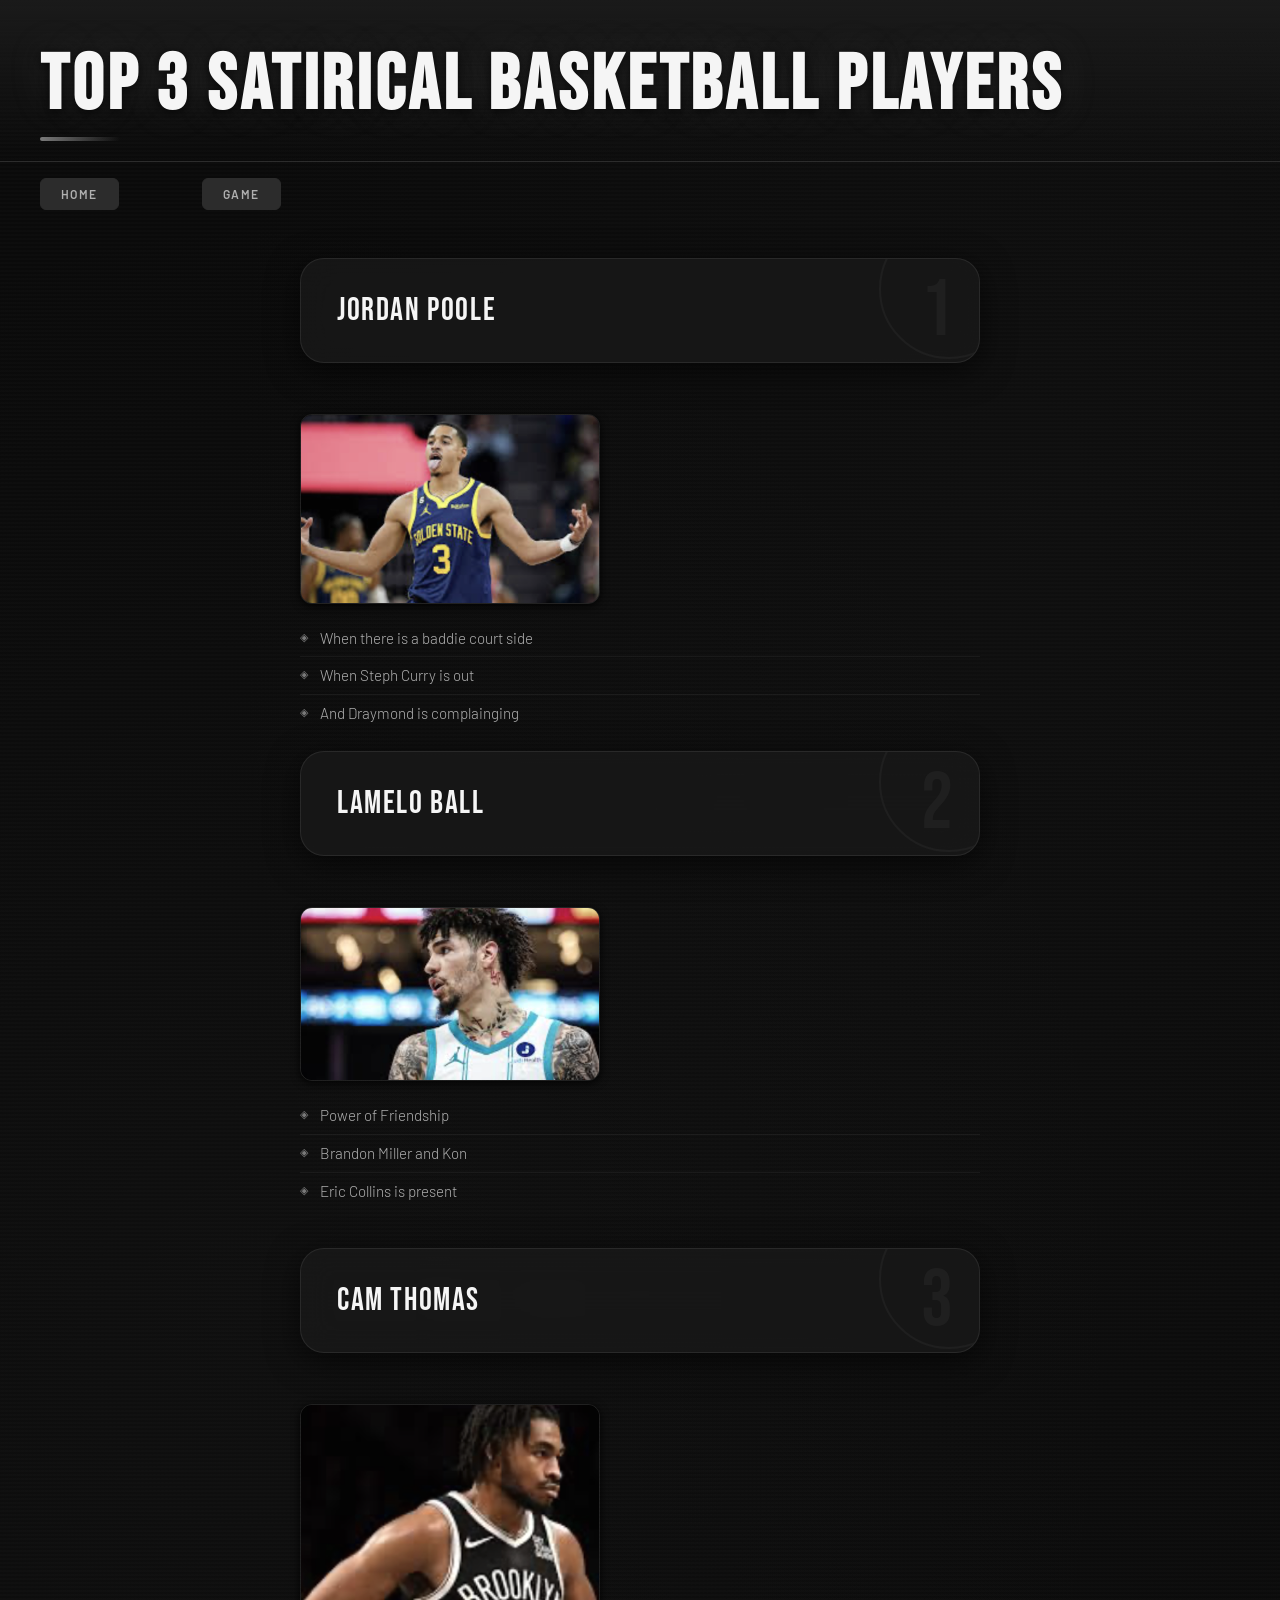
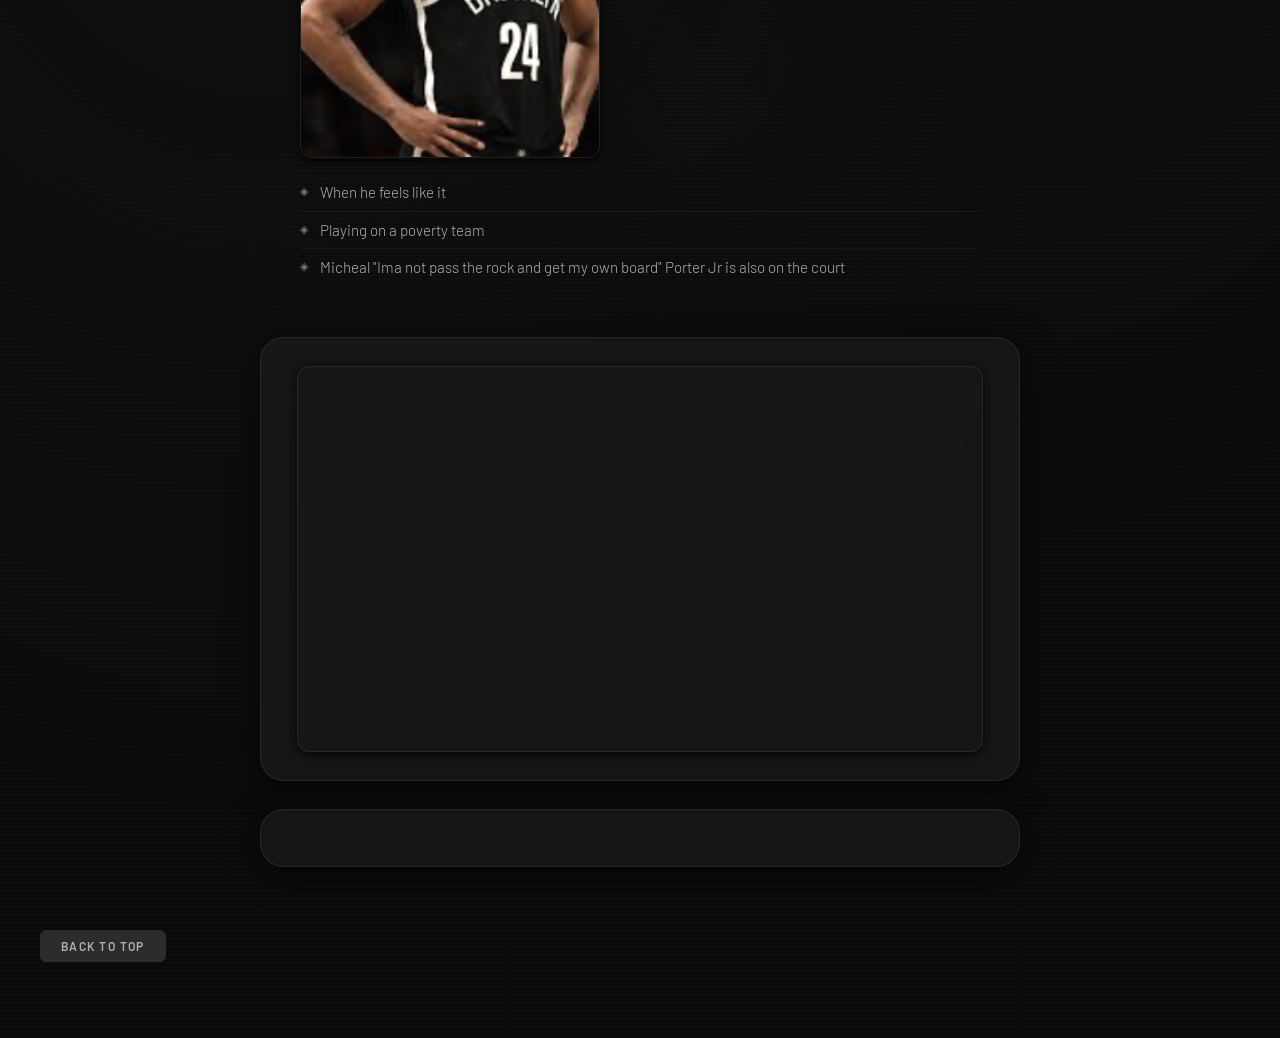
<file: startbootstrap-clean-blog-gh-pages/basketball.html>
<!DOCTYPE html>
<html lang="en">
<head>
    <meta charset="UTF-8">
    <meta name="viewport" content="width=device-width, initial-scale=1.0">
    <title>From Scratch</title>
    <link href="css/mystyles.css" rel="stylesheet" />
</head>
<body>
    <h1 id="top">Top 3 Satirical Basketball Players </h1>
    <a href="index.html">Home</a> <a href="game.html">Game</a>
    <ol>
        <li>Jordan Poole</li>
        <br>
        <img src="assets/img/JordanPoole.png" alt="Jordan Poole" width="300">
        <ul>
            <li>When there is a baddie court side</li>
            <li>When Steph Curry is out</li>
            <li>And Draymond is complainging</li>
        </ul>
        <br>
        <li>Lamelo Ball</li>
        <br>
        <img src="assets/img/Lamelo.png" alt="Lamelo Ball" width="300">
        <ul>
            <li>Power of Friendship</li>
            <li>Brandon Miller and Kon</li>
            <li>Eric Collins is present</li>
        </ul>
        <br>
        <br>
        <li>Cam Thomas</li>
        <br>
        <img src="assets/img/CamThomas.png" alt="Cam Thomas" width="300">
        <ul>
            <li>When he feels like it</li>
            <li>Playing on a poverty team</li>
            <li>Micheal "Ima not pass the rock and get my own board" Porter Jr is also on the court</li>
        </ul>
        <br>
    </ol>
    
    <div>
        <iframe width="560" height="315" src="https://www.youtube.com/embed/Uq2EZgydQ-o" title="YouTube video player" frameborder="0" allow="accelerometer; autoplay; clipboard-write; encrypted-media; gyroscope; picture-in-picture" allowfullscreen></iframe>
    </div>
<div>
    <div class='tableauPlaceholder' id='viz1776714757823' style='position: relative'><noscript><a href='#'><img alt='Pace of Play ' src='https:&#47;&#47;public.tableau.com&#47;static&#47;images&#47;Co&#47;CollegeBasektballFilters&#47;PaceofPlay&#47;1_rss.png' style='border: none' /></a></noscript><object class='tableauViz'  style='display:none;'><param name='host_url' value='https%3A%2F%2Fpublic.tableau.com%2F' /> <param name='embed_code_version' value='3' /> <param name='site_root' value='' /><param name='name' value='CollegeBasektballFilters&#47;PaceofPlay' /><param name='tabs' value='no' /><param name='toolbar' value='yes' /><param name='static_image' value='https:&#47;&#47;public.tableau.com&#47;static&#47;images&#47;Co&#47;CollegeBasektballFilters&#47;PaceofPlay&#47;1.png' /> <param name='animate_transition' value='yes' /><param name='display_static_image' value='yes' /><param name='display_spinner' value='yes' /><param name='display_overlay' value='yes' /><param name='display_count' value='yes' /><param name='language' value='en-US' /></object></div>                <script type='text/javascript'>                    var divElement = document.getElementById('viz1776714757823');                    var vizElement = divElement.getElementsByTagName('object')[0];                    vizElement.style.width='100%';vizElement.style.height=(divElement.offsetWidth*0.75)+'px';                    var scriptElement = document.createElement('script');                    scriptElement.src = 'https://public.tableau.com/javascripts/api/viz_v1.js';                    vizElement.parentNode.insertBefore(scriptElement, vizElement);                </script>
</div>
<br>
<a href="#top">Back to Top</a>
</body>
</html>
</file>
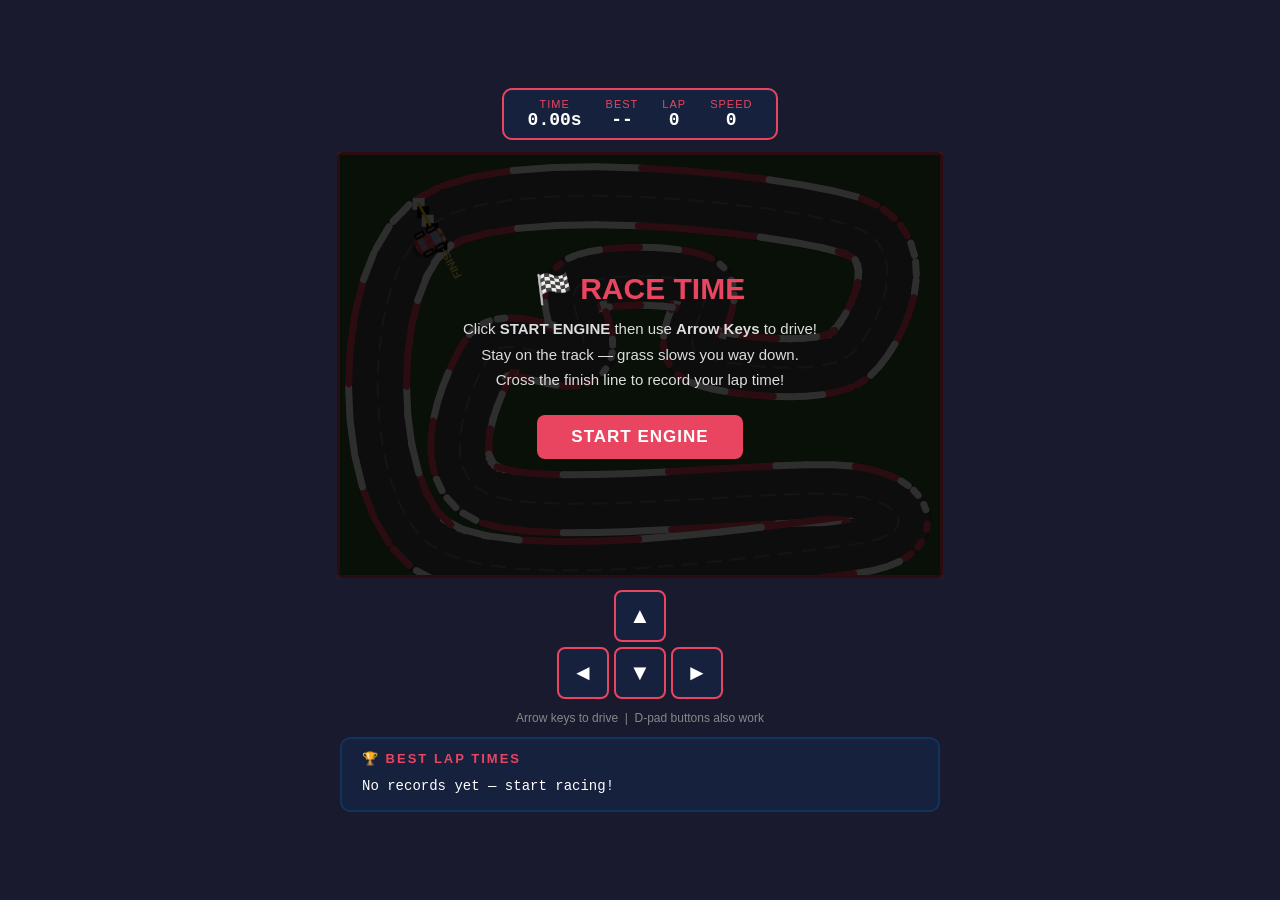
<file: startbootstrap-clean-blog-gh-pages/game.html>
<!DOCTYPE html>
<html lang="en">
<head>
<meta charset="UTF-8">
<meta name="viewport" content="width=device-width, initial-scale=1.0">
<title>Racing Game</title>
<style>
  * { margin: 0; padding: 0; box-sizing: border-box; }
  body {
    background: #1a1a2e;
    font-family: Arial, sans-serif;
    display: flex;
    flex-direction: column;
    align-items: center;
    justify-content: center;
    min-height: 100vh;
    user-select: none;
  }
  #wrap {
    display: flex;
    flex-direction: column;
    align-items: center;
    gap: 12px;
    padding: 16px;
  }
  #hud {
    display: flex;
    gap: 24px;
    background: #16213e;
    border: 2px solid #e94560;
    border-radius: 10px;
    padding: 8px 24px;
  }
  .hudItem { text-align: center; }
  .hudItem label {
    display: block;
    font-size: 11px;
    color: #e94560;
    text-transform: uppercase;
    letter-spacing: 1px;
  }
  .hudItem span {
    font-size: 18px;
    font-weight: 700;
    color: #fff;
    font-family: 'Courier New', monospace;
  }
  #gameArea { position: relative; cursor: pointer; }
  canvas {
    display: block;
    border: 3px solid #e94560;
    border-radius: 4px;
    outline: none;
  }
  #overlay {
    position: absolute;
    inset: 0;
    display: flex;
    flex-direction: column;
    align-items: center;
    justify-content: center;
    background: rgba(0, 0, 0, 0.82);
    border-radius: 4px;
    z-index: 10;
  }
  #overlay h2 {
    color: #e94560;
    font-size: 30px;
    margin-bottom: 10px;
  }
  #overlay p {
    color: #ddd;
    font-size: 15px;
    text-align: center;
    line-height: 1.7;
    margin-bottom: 22px;
  }
  #startBtn {
    background: #e94560;
    color: #fff;
    border: none;
    border-radius: 8px;
    padding: 12px 34px;
    font-size: 17px;
    font-weight: 700;
    cursor: pointer;
    letter-spacing: 1px;
  }
  #startBtn:hover { background: #c73652; }
  #focusBanner {
    display: none;
    background: #e94560;
    color: #fff;
    font-size: 13px;
    font-weight: 700;
    text-align: center;
    padding: 5px;
    border-radius: 6px;
    width: 100%;
    max-width: 600px;
  }
  #dpad {
    display: grid;
    grid-template-columns: repeat(3, 52px);
    grid-template-rows: repeat(2, 52px);
    gap: 5px;
  }
  #dpad button {
    width: 52px;
    height: 52px;
    background: #16213e;
    border: 2px solid #e94560;
    border-radius: 8px;
    color: #fff;
    font-size: 22px;
    cursor: pointer;
    display: flex;
    align-items: center;
    justify-content: center;
    touch-action: none;
    -webkit-tap-highlight-color: transparent;
  }
  #dpad button:active { background: #e94560; }
  #records {
    background: #16213e;
    border: 2px solid #0f3460;
    border-radius: 10px;
    padding: 12px 20px;
    width: 100%;
    max-width: 600px;
  }
  #records h3 {
    color: #e94560;
    font-size: 13px;
    text-transform: uppercase;
    letter-spacing: 2px;
    margin-bottom: 8px;
  }
  #recordList { list-style: none; }
  #recordList li {
    color: #fff;
    font-size: 14px;
    font-family: 'Courier New', monospace;
    padding: 4px 0;
    border-bottom: 1px solid #0f3460;
    display: flex;
    justify-content: space-between;
  }
  #recordList li:last-child { border-bottom: none; }
  #controls-hint {
    color: #888;
    font-size: 12px;
    text-align: center;
  }
</style>
</head>
<body>

<div id="wrap">
  <div id="hud">
    <div class="hudItem"><label>Time</label><span id="timerDisplay">0.00s</span></div>
    <div class="hudItem"><label>Best</label><span id="bestDisplay">--</span></div>
    <div class="hudItem"><label>Lap</label><span id="lapDisplay">0</span></div>
    <div class="hudItem"><label>Speed</label><span id="speedDisplay">0</span></div>
  </div>

  <div id="focusBanner">⚠ Click the track to refocus, then use arrow keys!</div>

  <div id="gameArea">
    <canvas id="canvas" width="600" height="420" tabindex="0"></canvas>
    <div id="overlay">
      <h2>🏁 RACE TIME</h2>
      <p>
        Click <strong>START ENGINE</strong> then use <strong>Arrow Keys</strong> to drive!<br>
        Stay on the track — grass slows you way down.<br>
        Cross the finish line to record your lap time!
      </p>
      <button id="startBtn">START ENGINE</button>
    </div>
  </div>

  <!-- D-Pad for mouse/touch players -->
  <div id="dpad">
    <div></div>
    <button id="btn-up">▲</button>
    <div></div>
    <button id="btn-left">◄</button>
    <button id="btn-down">▼</button>
    <button id="btn-right">►</button>
  </div>

  <p id="controls-hint">Arrow keys to drive &nbsp;|&nbsp; D-pad buttons also work</p>

  <div id="records">
    <h3>🏆 Best Lap Times</h3>
    <ul id="recordList">
      <li><span>No records yet — start racing!</span><span></span></li>
    </ul>
  </div>
</div>

<script>
  const canvas = document.getElementById('canvas');
  const ctx = canvas.getContext('2d');
  const W = canvas.width, H = canvas.height;

  // ─── Track Control Points ───────────────────────────────────────────────────
  const trackPts = [
    { x: 90,  y: 70  },
    { x: 510, y: 70  },
    { x: 510, y: 200 },
    { x: 360, y: 200 },
    { x: 360, y: 130 },
    { x: 240, y: 130 },
    { x: 240, y: 200 },
    { x: 150, y: 200 },
    { x: 150, y: 340 },
    { x: 510, y: 340 },
    { x: 510, y: 390 },
    { x: 90,  y: 390 }
  ];
  const TRACK_W = 60;

  // ─── Catmull-Rom Spline ─────────────────────────────────────────────────────
  function catmull(p0, p1, p2, p3, t) {
    const t2 = t * t, t3 = t2 * t;
    return {
      x: 0.5 * ((2 * p1.x) + (-p0.x + p2.x) * t + (2 * p0.x - 5 * p1.x + 4 * p2.x - p3.x) * t2 + (-p0.x + 3 * p1.x - 3 * p2.x + p3.x) * t3),
      y: 0.5 * ((2 * p1.y) + (-p0.y + p2.y) * t + (2 * p0.y - 5 * p1.y + 4 * p2.y - p3.y) * t2 + (-p0.y + 3 * p1.y - 3 * p2.y + p3.y) * t3)
    };
  }

  function buildSpline(pts, segs = 12) {
    const n = pts.length, out = [];
    for (let i = 0; i < n; i++) {
      const p0 = pts[(i - 1 + n) % n], p1 = pts[i],
            p2 = pts[(i + 1) % n],     p3 = pts[(i + 2) % n];
      for (let s = 0; s < segs; s++) out.push(catmull(p0, p1, p2, p3, s / segs));
    }
    return out;
  }

  const spline = buildSpline(trackPts, 12);
  const SN = spline.length;

  function closestIdx(x, y) {
    let minD = 1e9, idx = 0;
    for (let i = 0; i < SN; i++) {
      const d = (x - spline[i].x) ** 2 + (y - spline[i].y) ** 2;
      if (d < minD) { minD = d; idx = i; }
    }
    return idx;
  }

  function onTrack(x, y) {
    let minD = 1e9;
    for (let i = 0; i < SN; i++)
      minD = Math.min(minD, (x - spline[i].x) ** 2 + (y - spline[i].y) ** 2);
    return Math.sqrt(minD) < TRACK_W / 2 - 2;
  }

  // ─── Draw Track ─────────────────────────────────────────────────────────────
  function drawTrack() {
    // Grass background
    ctx.fillStyle = '#2d5a27';
    ctx.fillRect(0, 0, W, H);

    // Tarmac base
    ctx.beginPath();
    spline.forEach((p, i) => { i === 0 ? ctx.moveTo(p.x, p.y) : ctx.lineTo(p.x, p.y); });
    ctx.closePath();
    ctx.strokeStyle = '#3a3a3a';
    ctx.lineWidth = TRACK_W + 6;
    ctx.lineJoin = 'round';
    ctx.lineCap = 'round';
    ctx.stroke();
    ctx.strokeStyle = '#4a4a4a';
    ctx.lineWidth = TRACK_W;
    ctx.stroke();

    // Curbs (alternating red/white)
    for (let i = 0; i < SN; i++) {
      const a = spline[i], b = spline[(i + 1) % SN];
      const dx = b.x - a.x, dy = b.y - a.y;
      const len = Math.sqrt(dx * dx + dy * dy) || 1;
      const nx = -dy / len, ny = dx / len;
      const cc = Math.floor(i / 3) % 2 === 0 ? '#e94560' : '#ffffff';
      // outer curb
      ctx.beginPath();
      ctx.moveTo(a.x + nx * (TRACK_W / 2 - 1), a.y + ny * (TRACK_W / 2 - 1));
      ctx.lineTo(b.x + nx * (TRACK_W / 2 - 1), b.y + ny * (TRACK_W / 2 - 1));
      ctx.strokeStyle = cc;
      ctx.lineWidth = 7;
      ctx.stroke();
      // inner curb
      ctx.beginPath();
      ctx.moveTo(a.x - nx * (TRACK_W / 2 - 1), a.y - ny * (TRACK_W / 2 - 1));
      ctx.lineTo(b.x - nx * (TRACK_W / 2 - 1), b.y - ny * (TRACK_W / 2 - 1));
      ctx.strokeStyle = cc;
      ctx.lineWidth = 7;
      ctx.stroke();
    }

    // Inner tarmac (cover the inner curbs a bit)
    ctx.beginPath();
    spline.forEach((p, i) => { i === 0 ? ctx.moveTo(p.x, p.y) : ctx.lineTo(p.x, p.y); });
    ctx.closePath();
    ctx.strokeStyle = '#4a4a4a';
    ctx.lineWidth = TRACK_W - 16;
    ctx.stroke();

    // Dashed centre line
    ctx.setLineDash([14, 10]);
    ctx.beginPath();
    spline.forEach((p, i) => { i === 0 ? ctx.moveTo(p.x, p.y) : ctx.lineTo(p.x, p.y); });
    ctx.closePath();
    ctx.strokeStyle = 'rgba(255,255,255,0.2)';
    ctx.lineWidth = 2;
    ctx.stroke();
    ctx.setLineDash([]);

    // Finish line (checkerboard + yellow line)
    const fp = spline[0], fp2 = spline[1];
    const fdx = fp2.x - fp.x, fdy = fp2.y - fp.y;
    const flen = Math.sqrt(fdx * fdx + fdy * fdy) || 1;
    const fnx = -fdy / flen, fny = fdx / flen;
    const half = TRACK_W / 2 - 6;
    for (let b = 0; b < 6; b++) {
      const t = (b - 2.5) / 2.5;
      ctx.fillStyle = b % 2 === 0 ? '#fff' : '#000';
      ctx.fillRect(fp.x + fnx * t * half - 6, fp.y + fny * t * half - 6, 12, 12);
    }
    ctx.beginPath();
    ctx.moveTo(fp.x + fnx * half, fp.y + fny * half);
    ctx.lineTo(fp.x - fnx * half, fp.y - fny * half);
    ctx.strokeStyle = 'rgba(255, 220, 0, 0.95)';
    ctx.lineWidth = 3;
    ctx.stroke();

    // "FINISH" label
    ctx.save();
    ctx.translate(fp.x + fnx * (half + 18), fp.y + fny * (half + 18));
    const a2 = spline[1], a1 = spline[0];
    ctx.rotate(Math.atan2(a2.y - a1.y, a2.x - a1.x) - Math.PI / 2);
    ctx.fillStyle = '#ffe066';
    ctx.font = 'bold 11px Arial';
    ctx.textAlign = 'center';
    ctx.fillText('FINISH', 0, 4);
    ctx.restore();
  }

  // ─── Car ────────────────────────────────────────────────────────────────────
  const car = {
    x: spline[0].x,
    y: spline[0].y + 16,
    angle: Math.atan2(spline[1].y - spline[0].y, spline[1].x - spline[0].x),
    speed: 0
  };

  function drawCar() {
    ctx.save();
    ctx.translate(car.x, car.y);
    ctx.rotate(car.angle + Math.PI / 2);
    const w = 18, h = 30;

    // Shadow
    ctx.fillStyle = 'rgba(0,0,0,0.3)';
    ctx.beginPath();
    ctx.ellipse(3, 3, w / 2 + 2, h / 2 + 2, 0, 0, Math.PI * 2);
    ctx.fill();

    // Body
    ctx.fillStyle = '#e94560';
    ctx.beginPath();
    ctx.roundRect(-w / 2, -h / 2, w, h, 5);
    ctx.fill();

    // Racing stripe
    ctx.fillStyle = '#fff';
    ctx.fillRect(-3, -h / 2, 6, h);
    ctx.fillStyle = '#e94560';
    ctx.beginPath();
    ctx.roundRect(-w / 2, -h / 2, w, h, 5);
    ctx.clip();
    ctx.fillRect(-3, -h / 2, 6, h);

    // Windshield
    ctx.restore();
    ctx.save();
    ctx.translate(car.x, car.y);
    ctx.rotate(car.angle + Math.PI / 2);
    ctx.fillStyle = 'rgba(140, 210, 255, 0.85)';
    ctx.fillRect(-w / 2 + 3, -h / 2 + 4, w - 6, 8);

    // Rear window
    ctx.fillStyle = 'rgba(140, 210, 255, 0.6)';
    ctx.fillRect(-w / 2 + 3, h / 2 - 10, w - 6, 6);

    // Headlights
    ctx.fillStyle = '#ffe066';
    ctx.fillRect(-w / 2 + 2, -h / 2, 5, 3);
    ctx.fillRect(w / 2 - 7, -h / 2, 5, 3);

    // Tail lights
    ctx.fillStyle = '#ff2244';
    ctx.fillRect(-w / 2 + 2, h / 2 - 3, 5, 3);
    ctx.fillRect(w / 2 - 7, h / 2 - 3, 5, 3);

    // Wheels
    ctx.fillStyle = '#111';
    ctx.fillRect(-w / 2 - 4, -h / 2 + 3, 6, 11);
    ctx.fillRect(w / 2 - 2, -h / 2 + 3, 6, 11);
    ctx.fillRect(-w / 2 - 4, h / 2 - 14, 6, 11);
    ctx.fillRect(w / 2 - 2, h / 2 - 14, 6, 11);

    // Wheel hubs
    ctx.fillStyle = '#888';
    ctx.fillRect(-w / 2 - 2, -h / 2 + 5, 2, 7);
    ctx.fillRect(w / 2,      -h / 2 + 5, 2, 7);
    ctx.fillRect(-w / 2 - 2, h / 2 - 12, 2, 7);
    ctx.fillRect(w / 2,      h / 2 - 12, 2, 7);

    ctx.restore();
  }

  // ─── Input ──────────────────────────────────────────────────────────────────
  const keys = {};

  canvas.addEventListener('keydown', e => {
    keys[e.key] = true;
    e.preventDefault();
  });
  canvas.addEventListener('keyup', e => {
    keys[e.key] = false;
    e.preventDefault();
  });
  canvas.addEventListener('click', () => canvas.focus());
  canvas.addEventListener('focus', () => {
    document.getElementById('focusBanner').style.display = 'none';
  });
  canvas.addEventListener('blur', () => {
    if (gameRunning) document.getElementById('focusBanner').style.display = 'block';
  });

  // D-pad buttons
  const dpadMap = {
    'btn-up':    'ArrowUp',
    'btn-down':  'ArrowDown',
    'btn-left':  'ArrowLeft',
    'btn-right': 'ArrowRight'
  };
  Object.entries(dpadMap).forEach(([id, key]) => {
    const btn = document.getElementById(id);
    const press   = e => { keys[key] = true;  e.preventDefault(); };
    const release = e => { keys[key] = false; e.preventDefault(); };
    btn.addEventListener('mousedown',  press);
    btn.addEventListener('mouseup',    release);
    btn.addEventListener('mouseleave', release);
    btn.addEventListener('touchstart', press,   { passive: false });
    btn.addEventListener('touchend',   release, { passive: false });
  });

  // ─── Game State ─────────────────────────────────────────────────────────────
  let gameRunning = false;
  let startTime   = 0;
  let bestTimes   = [];
  let laps        = 0;
  let lapCrossed  = false;
  let prevIdx     = 0;
  let animId      = null;

  const MAX_SPD   = 3.2;
  const ACCEL     = 0.13;
  const BRAKING   = 0.18;
  const FRICTION  = 0.965;
  const TURN_RATE = 0.052;

  function resetGame() {
    car.x     = spline[0].x;
    car.y     = spline[0].y + 16;
    car.angle = Math.atan2(spline[1].y - spline[0].y, spline[1].x - spline[0].x);
    car.speed = 0;
    lapCrossed = false;
    laps = 0;
    prevIdx = 0;
    document.getElementById('timerDisplay').textContent = '0.00s';
    document.getElementById('lapDisplay').textContent   = '0';
    document.getElementById('speedDisplay').textContent = '0';
  }

  function updateRecords() {
    const list = document.getElementById('recordList');
    if (!bestTimes.length) {
      list.innerHTML = '<li><span>No records yet — start racing!</span><span></span></li>';
      return;
    }
    const medals = ['🥇', '🥈', '🥉', '4th', '5th'];
    list.innerHTML = bestTimes
      .map((t, i) => `<li><span>${medals[i]} Lap ${i + 1}</span><span>${t.toFixed(2)}s</span></li>`)
      .join('');
    document.getElementById('bestDisplay').textContent = bestTimes[0].toFixed(2) + 's';
  }

  // ─── Game Loop ──────────────────────────────────────────────────────────────
  function update() {
    const idx     = closestIdx(car.x, car.y);
    const offRoad = !onTrack(car.x, car.y);
    const grip    = offRoad ? 0.32 : 1.0;

    // Acceleration
    if (keys['ArrowUp'])
      car.speed = Math.min(car.speed + ACCEL * grip, MAX_SPD * grip);
    else if (keys['ArrowDown'])
      car.speed = Math.max(car.speed - BRAKING, -MAX_SPD * 0.45);
    else
      car.speed *= FRICTION;

    // Steering (scales with speed)
    const turnFactor = Math.min(Math.abs(car.speed) / MAX_SPD + 0.25, 1) * TURN_RATE;
    if (keys['ArrowLeft'])  car.angle -= turnFactor * (car.speed >= 0 ? 1 : -1);
    if (keys['ArrowRight']) car.angle += turnFactor * (car.speed >= 0 ? 1 : -1);

    // Move
    car.x += Math.cos(car.angle) * car.speed;
    car.y += Math.sin(car.angle) * car.speed;

    // Keep in bounds
    car.x = Math.max(8, Math.min(W - 8, car.x));
    car.y = Math.max(8, Math.min(H - 8, car.y));

    // Lap detection — detect crossing the start/finish
    if (idx < 6 && prevIdx > SN - 10) {
      if (!lapCrossed) {
        laps++;
        const t = (Date.now() - startTime) / 1000;
        bestTimes.push(t);
        bestTimes.sort((a, b) => a - b);
        if (bestTimes.length > 5) bestTimes.length = 5;
        updateRecords();
        lapCrossed = true;
        startTime  = Date.now();
        document.getElementById('lapDisplay').textContent = laps;
      }
    } else if (idx > 10) {
      lapCrossed = false;
    }
    prevIdx = idx;

    // HUD
    const elapsed = ((Date.now() - startTime) / 1000).toFixed(2);
    document.getElementById('timerDisplay').textContent = elapsed + 's';
    document.getElementById('speedDisplay').textContent = Math.abs(car.speed * 22).toFixed(0);
  }

  function loop() {
    drawTrack();
    if (gameRunning) update();
    drawCar();
    animId = requestAnimationFrame(loop);
  }

  // ─── Start Button ───────────────────────────────────────────────────────────
  document.getElementById('startBtn').addEventListener('click', () => {
    document.getElementById('overlay').style.display = 'none';
    resetGame();
    startTime    = Date.now();
    gameRunning  = true;
    canvas.focus();
    if (animId) cancelAnimationFrame(animId);
    loop();
  });

  // Initial draw before game starts
  drawTrack();
  drawCar();
</script>

</body>
</html>
</file>
<file: startbootstrap-clean-blog-gh-pages/css/mystyles.css>
/* =============================================
   BASKETBALL THEME — MONOTONE FLUENT DESIGN
   mystyles.css
   ============================================= */

/* --- Google Fonts Import --- */
@import url('https://fonts.googleapis.com/css2?family=Bebas+Neue&family=Barlow:wght@300;400;600;700&display=swap');

/* --- CSS Variables (Monotone Palette) --- */
:root {
  --black:        #0a0a0a;
  --dark:         #1a1a1a;
  --mid-dark:     #2c2c2c;
  --mid:          #4a4a4a;
  --mid-light:    #7a7a7a;
  --light:        #b0b0b0;
  --off-white:    #e8e8e8;
  --white:        #f5f5f5;

  /* Fluent Design Tokens */
  --blur-bg:       rgba(26, 26, 26, 0.75);
  --glass-border:  rgba(255, 255, 255, 0.08);
  --shadow-soft:   0 8px 32px rgba(0, 0, 0, 0.6);
  --shadow-hard:   0 2px 8px rgba(0, 0, 0, 0.9);
  --radius:        12px;
  --radius-sm:     6px;
  --radius-lg:     24px;
  --transition:    all 0.3s cubic-bezier(0.4, 0, 0.2, 1);

  /* Typography */
  --font-display: 'Bebas Neue', 'Impact', sans-serif;
  --font-body:    'Barlow', 'Helvetica Neue', sans-serif;
}

/* =============================================
   RESET & BASE
   ============================================= */

*, *::before, *::after {
  box-sizing: border-box;
  margin: 0;
  padding: 0;
}

/* =============================================
   FONT FAMILY STYLES
   ============================================= */

/* Style 1: Display / Heading Font */
h1, h2, h3, ol > li {
  font-family: var(--font-display);
  letter-spacing: 0.05em;
  text-transform: uppercase;
}

/* Style 2: Body / UI Font */
body, p, ul li, a, iframe, .nav-link {
  font-family: var(--font-body);
  font-weight: 400;
}

/* =============================================
   FONT COLOR STYLES
   ============================================= */

/* Style 3: Primary text — off-white on dark background */
body {
  color: var(--off-white);
}

/* Style 4: Heading color — bright white with texture feel */
h1 {
  color: var(--white);
  text-shadow: 0 2px 12px rgba(0,0,0,0.8), 0 0 40px rgba(180,180,180,0.15);
}

/* Style 5: List item labels — slightly dimmed */
ul li {
  color: var(--light);
}

/* Style 6: Links — mid-light, brighten on hover */
a {
  color: var(--light);
  text-decoration: none;
  letter-spacing: 0.08em;
  text-transform: uppercase;
  font-size: 0.8rem;
  font-weight: 600;
  transition: var(--transition);
}

a:hover {
  color: var(--white);
  text-shadow: 0 0 12px rgba(255,255,255,0.4);
}

/* Style 7: Ordered list item numbers — bright accent */
ol > li {
  color: var(--white);
  font-size: 1.6rem;
}

/* =============================================
   BODY & BACKGROUND
   ============================================= */

body {
  background-color: var(--black);
  background-image:
    /* Subtle basketball hex-court texture using radial gradients */
    radial-gradient(ellipse at 20% 50%, rgba(80,80,80,0.07) 0%, transparent 60%),
    radial-gradient(ellipse at 80% 20%, rgba(60,60,60,0.09) 0%, transparent 55%),
    /* Fine grain noise feel using repeating pattern */
    repeating-linear-gradient(
      0deg,
      transparent,
      transparent 2px,
      rgba(255,255,255,0.01) 2px,
      rgba(255,255,255,0.01) 4px
    );
  min-height: 100vh;
  padding: 0 0 60px 0;
}

/* =============================================
   HEADER
   ============================================= */

h1#top {
  font-family: var(--font-display);
  font-size: clamp(2.2rem, 6vw, 5rem);
  color: var(--white);
  line-height: 1;
  padding: 48px 40px 20px;
  border-bottom: 1px solid var(--glass-border);
  background: linear-gradient(180deg, var(--dark) 0%, transparent 100%);
  position: relative;
}

/* Decorative basketball-seam accent line */
h1#top::after {
  content: '';
  display: block;
  width: 80px;
  height: 4px;
  background: linear-gradient(90deg, var(--mid-light), transparent);
  border-radius: 2px;
  margin-top: 12px;
}

/* =============================================
   NAVIGATION LINKS (top & back-to-top)
   ============================================= */

body > a {
  display: inline-block;
  margin: 16px 40px;
  padding: 8px 20px;
  border: 1px solid var(--mid-dark);
  border-radius: var(--radius-sm);
  background: var(--mid-dark);
  color: var(--light);
  font-size: 0.75rem;
  font-weight: 600;
  letter-spacing: 0.12em;
  transition: var(--transition);
}

body > a:hover {
  background: var(--mid);
  border-color: var(--mid-light);
  color: var(--white);
  transform: translateY(-1px);
  box-shadow: var(--shadow-soft);
}

/* =============================================
   DIV 1: MAIN CONTENT WRAPPER
   — Centers and constrains the page content
   ============================================= */

body > ol {
  max-width: 760px;
  margin: 32px auto;
  padding: 0 40px;
  list-style: none;
  counter-reset: player-counter;
}

/* =============================================
   DIV 2: PLAYER CARD
   — Fluent glass card for each player block
   ============================================= */

ol > li {
  counter-increment: player-counter;
  background: var(--blur-bg);
  backdrop-filter: blur(16px) saturate(1.4);
  -webkit-backdrop-filter: blur(16px) saturate(1.4);
  border: 1px solid var(--glass-border);
  border-radius: var(--radius-lg);
  padding: 32px 36px;
  margin-bottom: 28px;
  box-shadow: var(--shadow-soft);
  position: relative;
  overflow: hidden;
  transition: var(--transition);
}

ol > li:hover {
  transform: translateY(-4px);
  border-color: rgba(255, 255, 255, 0.14);
  box-shadow: 0 16px 48px rgba(0,0,0,0.7);
}

/* Numbered badge — top-right corner */
ol > li::before {
  content: counter(player-counter);
  font-family: var(--font-display);
  font-size: 5rem;
  color: rgba(255,255,255,0.04);
  position: absolute;
  top: 12px;
  right: 24px;
  line-height: 1;
  pointer-events: none;
  user-select: none;
}

/* Basketball seam decorative arc */
ol > li::after {
  content: '';
  position: absolute;
  top: -40px;
  right: -40px;
  width: 140px;
  height: 140px;
  border: 2px solid rgba(255,255,255,0.04);
  border-radius: 50%;
  pointer-events: none;
}

/* Player name text inside li */
ol > li > b,
ol > li:not(ul li) {
  display: block;
  font-family: var(--font-display);
  font-size: 2rem;
  color: var(--white);
  margin-bottom: 16px;
}

/* =============================================
   PLAYER IMAGES
   ============================================= */

img {
  display: block;
  width: 300px;
  max-width: 100%;
  height: auto;
  border-radius: var(--radius);
  margin: 16px 0;
  border: 1px solid var(--glass-border);
  filter: grayscale(30%) contrast(1.05);
  box-shadow: var(--shadow-hard);
  transition: var(--transition);
}

img:hover {
  filter: grayscale(0%) contrast(1.1);
  box-shadow: 0 8px 32px rgba(255,255,255,0.08);
}

/* =============================================
   BULLET LISTS (Player Stats/Notes)
   ============================================= */

ul {
  list-style: none;
  padding: 0;
  margin: 16px 0 0 0;
}

ul li {
  font-family: var(--font-body);
  font-size: 0.95rem;
  font-weight: 300;
  color: var(--light);
  padding: 7px 0 7px 20px;
  border-bottom: 1px solid rgba(255,255,255,0.05);
  position: relative;
  line-height: 1.5;
  transition: color 0.2s ease;
}

ul li:last-child {
  border-bottom: none;
}

/* Custom bullet: basketball dot */
ul li::before {
  content: '◈';
  position: absolute;
  left: 0;
  color: var(--mid-light);
  font-size: 0.7rem;
  top: 9px;
}

ul li:hover {
  color: var(--off-white);
}

/* =============================================
   DIV 3: MEDIA SECTION
   — Wraps the YouTube iframe + Tableau viz
   ============================================= */

body > div {
  max-width: 760px;
  margin: 28px auto;
  padding: 28px 36px;
  background: var(--blur-bg);
  backdrop-filter: blur(20px);
  -webkit-backdrop-filter: blur(20px);
  border: 1px solid var(--glass-border);
  border-radius: var(--radius-lg);
  box-shadow: var(--shadow-soft);
}

/* Iframe inside media div */
iframe {
  display: block;
  width: 100%;
  height: auto;
  aspect-ratio: 16 / 9;
  border-radius: var(--radius);
  border: 1px solid var(--glass-border);
  box-shadow: var(--shadow-hard);
}

/* Tableau embed container */
#viz1776714757823 {
  width: 100%;
  border-radius: var(--radius);
  overflow: hidden;
}

/* =============================================
   RESPONSIVE ADJUSTMENTS
   ============================================= */

@media (max-width: 600px) {
  h1#top {
    padding: 32px 20px 16px;
    font-size: 2.2rem;
  }

  body > ol {
    padding: 0 16px;
  }

  ol > li {
    padding: 24px 20px;
  }

  body > div {
    margin: 20px 16px;
    padding: 20px 16px;
  }

  body > a {
    margin: 12px 16px;
  }
}
</file>
